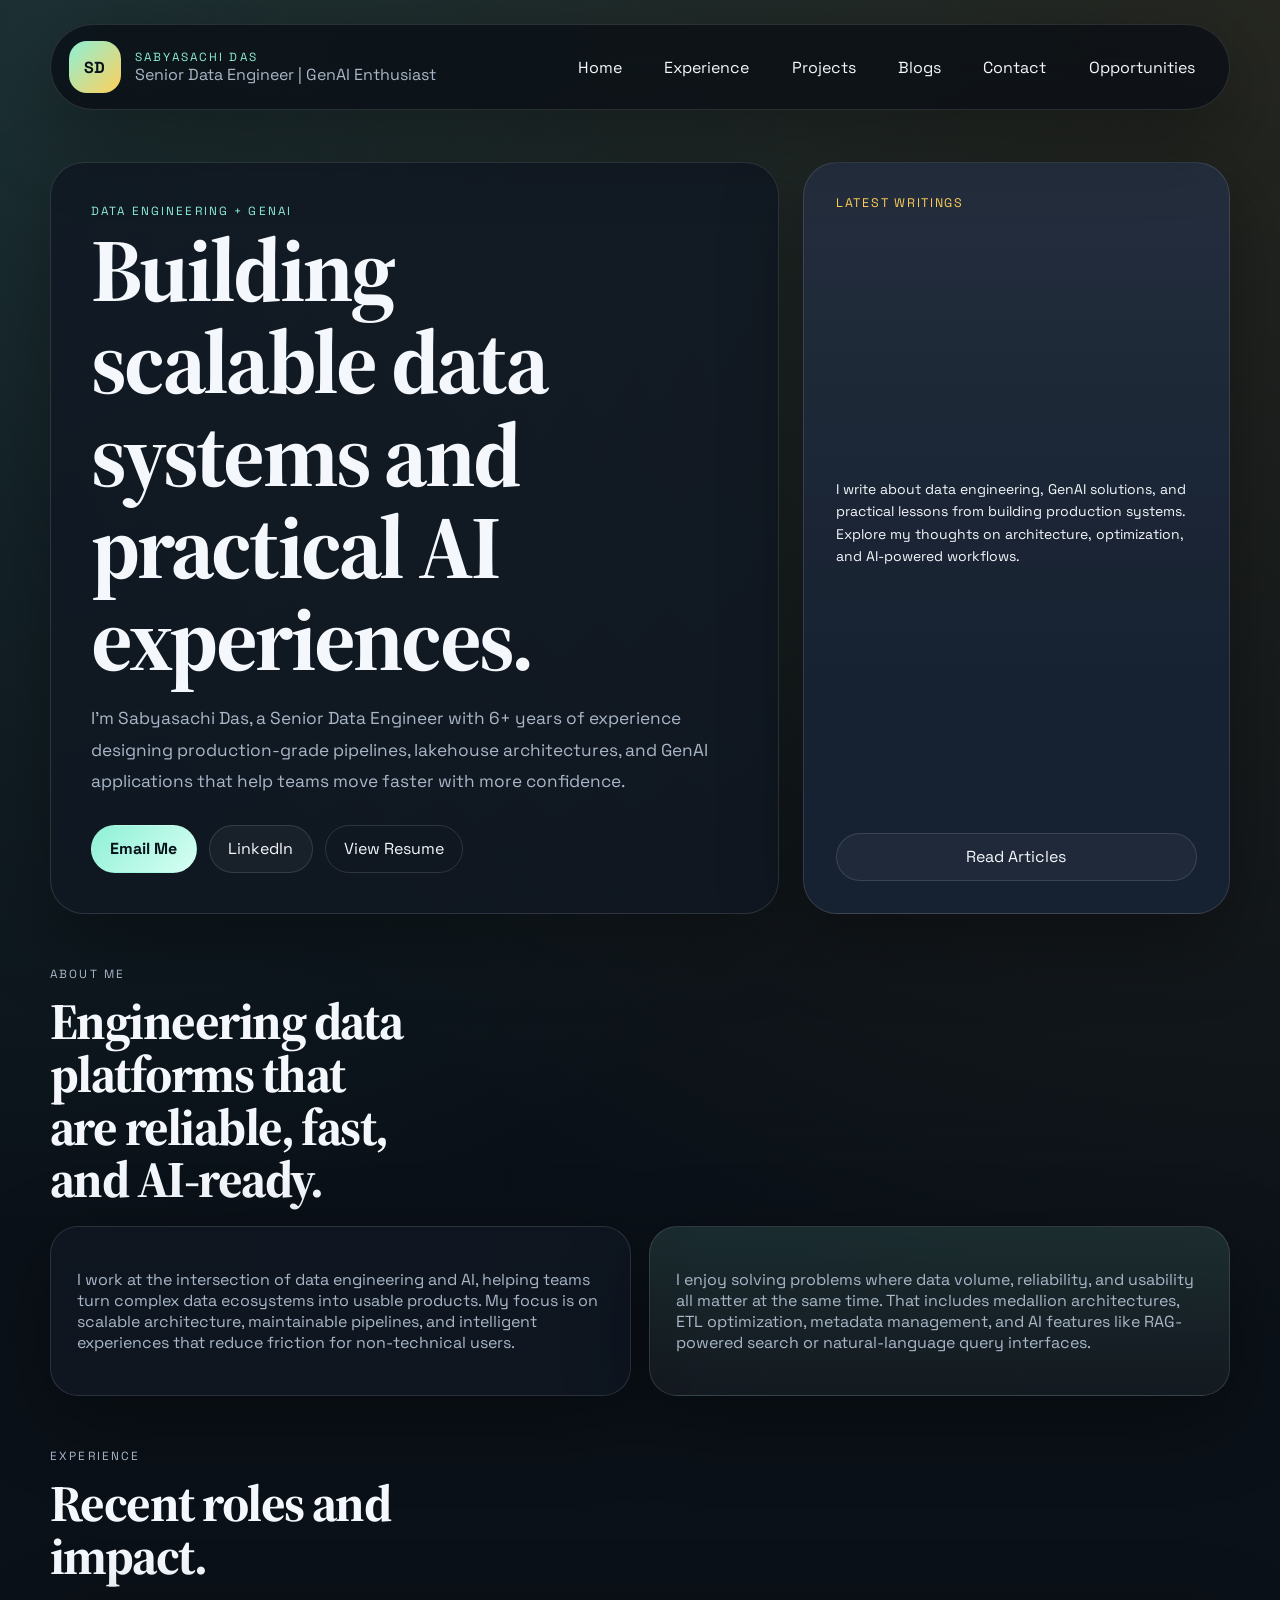
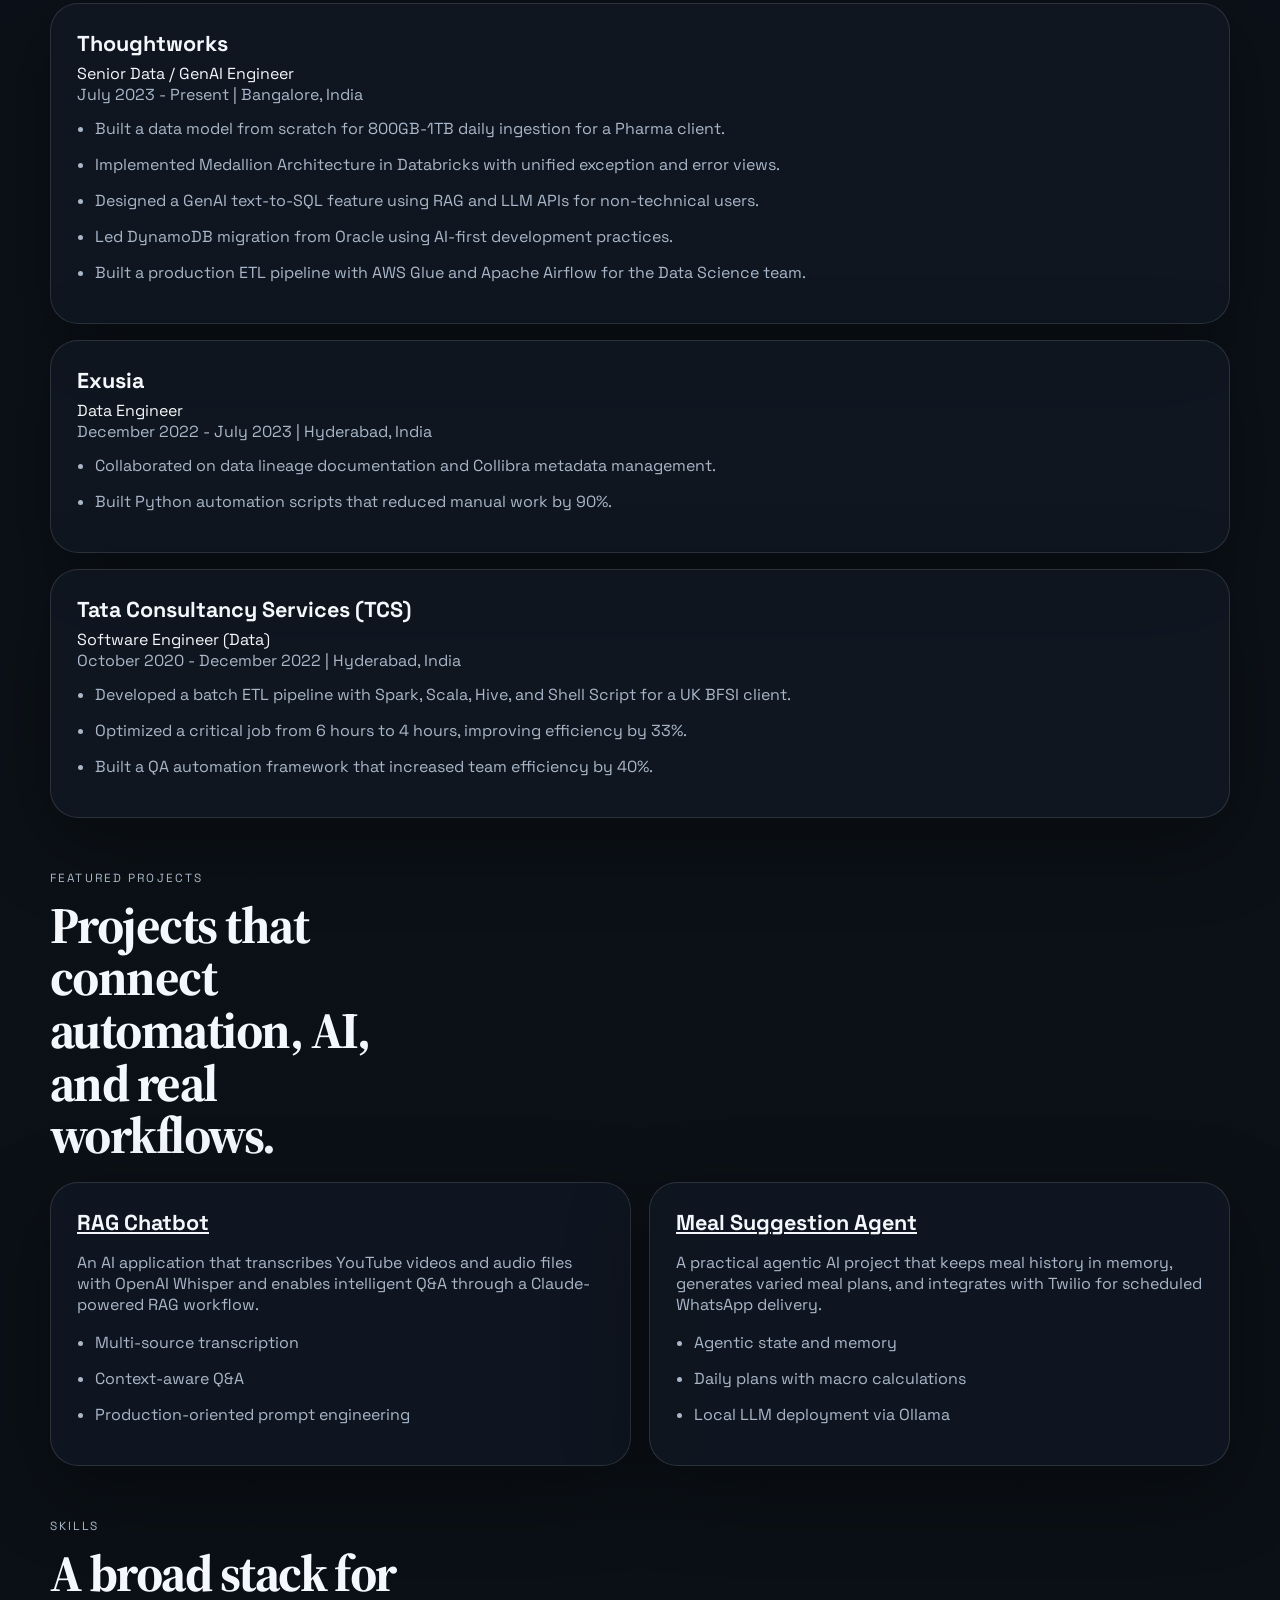
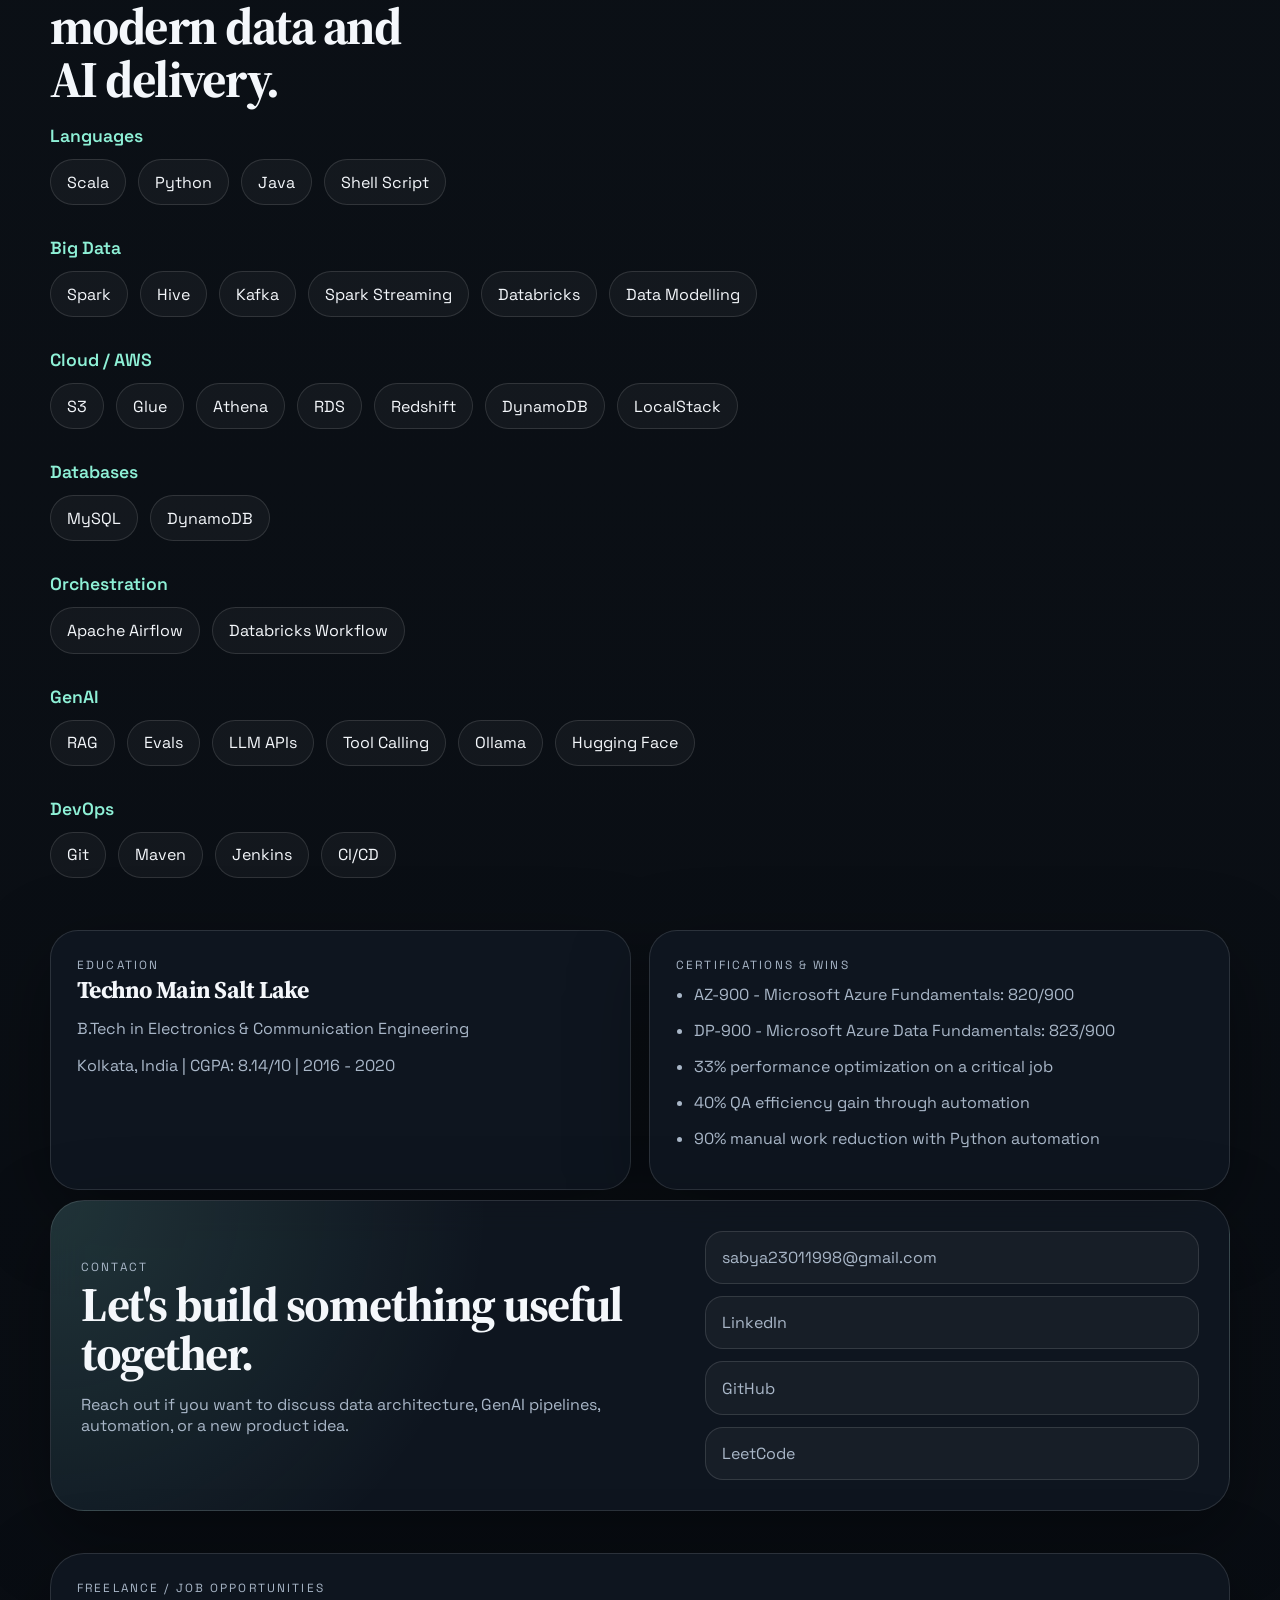
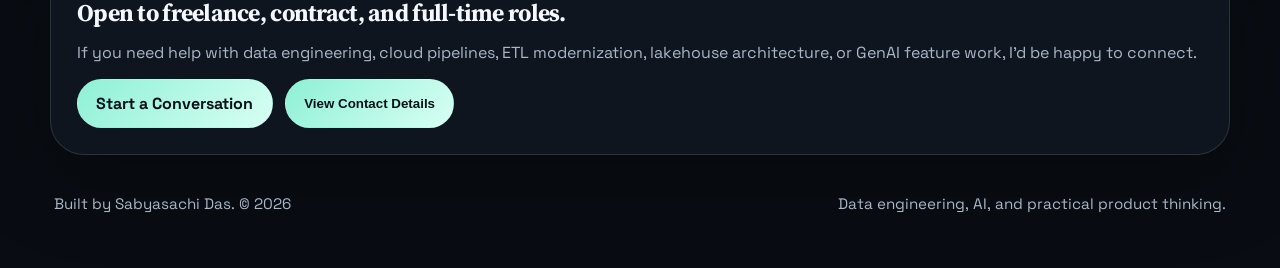
<file: index.html>
<!DOCTYPE html>
<html lang="en">
  <head>
    <meta charset="UTF-8" />
    <meta name="viewport" content="width=device-width, initial-scale=1.0" />
    <meta
      name="description"
      content="Sabyasachi Das - Senior Data Engineer and GenAI enthusiast building scalable data pipelines, lakehouse architectures, and AI-powered products."
    />
    <title>Sabyasachi Das | Senior Data Engineer</title>
    <link rel="preconnect" href="https://fonts.googleapis.com" />
    <link rel="preconnect" href="https://fonts.gstatic.com" crossorigin />
    <link
      href="https://fonts.googleapis.com/css2?family=Space+Grotesk:wght@400;500;700&family=Source+Serif+4:opsz,wght@8..60,500;8..60,600;8..60,700&display=swap"
      rel="stylesheet"
    />
    <link rel="stylesheet" href="styles.css" />
  </head>
  <body>
    <a class="skip-link" href="#main">Skip to content</a>

    <div class="page-shell">
      <header class="site-header">
        <div class="brand">
          <div class="brand-mark">SD</div>
          <div>
            <p class="eyebrow">Sabyasachi Das</p>
            <p class="brand-subtitle">Senior Data Engineer | GenAI Enthusiast</p>
          </div>
        </div>

        <nav class="site-nav" aria-label="Primary">
          <a href="#" id="homeLink">Home</a>
          <a href="#experience">Experience</a>
          <a href="#projects">Projects</a>
          <a href="blogs/index.html">Blogs</a>
          <a href="#contact">Contact</a>
          <a href="#opportunities">Opportunities</a>
        </nav>
      </header>

      <main id="main">
        <section class="hero">
          <div class="hero-copy">
            <p class="eyebrow">Data Engineering + GenAI</p>
            <h1>Building scalable data systems and practical AI experiences.</h1>
            <p class="hero-text">
              I'm Sabyasachi Das, a Senior Data Engineer with 6+ years of
              experience designing production-grade pipelines, lakehouse
              architectures, and GenAI applications that help teams move faster
              with more confidence.
            </p>

            <div class="hero-actions">
              <a class="button primary" href="mailto:sabya23011998@gmail.com">Email Me</a>
              <a
                class="button secondary"
                href="https://www.linkedin.com/in/sabyasachi-das-2a6229159/"
                target="_blank"
                rel="noreferrer"
              >
                LinkedIn
              </a>
              <a class="button ghost" href="SabyasachiDas_Resume.pdf" target="_blank" rel="noreferrer">
                View Resume
              </a>
            </div>
          </div>

          <aside class="hero-card">
            <p class="card-label">Latest Writings</p>
            <p style="margin: 0 0 16px 0; font-size: 14px; line-height: 1.6;">
              I write about data engineering, GenAI solutions, and practical lessons from building production systems. Explore my thoughts on architecture, optimization, and AI-powered workflows.
            </p>
            <a href="blogs/index.html" class="button secondary" style="width: 100%; text-align: center;">Read Articles</a>
          </aside>
        </section>

        <section class="section" id="about">
          <div class="section-heading">
            <p class="eyebrow">About Me</p>
            <h2>Engineering data platforms that are reliable, fast, and AI-ready.</h2>
          </div>

          <div class="about-grid">
            <article class="panel">
              <p>
                I work at the intersection of data engineering and AI, helping
                teams turn complex data ecosystems into usable products. My
                focus is on scalable architecture, maintainable pipelines, and
                intelligent experiences that reduce friction for non-technical
                users.
              </p>
            </article>
            <article class="panel accent">
              <p>
                I enjoy solving problems where data volume, reliability, and
                usability all matter at the same time. That includes medallion
                architectures, ETL optimization, metadata management, and AI
                features like RAG-powered search or natural-language query
                interfaces.
              </p>
            </article>
          </div>
        </section>

        <section class="section" id="experience">
          <div class="section-heading">
            <p class="eyebrow">Experience</p>
            <h2>Recent roles and impact.</h2>
          </div>

          <div class="timeline">
            <article class="timeline-item">
              <div class="timeline-meta">
                <h3>Thoughtworks</h3>
                <p>Senior Data / GenAI Engineer</p>
                <span>July 2023 - Present | Bangalore, India</span>
              </div>
              <ul>
                <li>Built a data model from scratch for 800GB-1TB daily ingestion for a Pharma client.</li>
                <li>Implemented Medallion Architecture in Databricks with unified exception and error views.</li>
                <li>Designed a GenAI text-to-SQL feature using RAG and LLM APIs for non-technical users.</li>
                <li>Led DynamoDB migration from Oracle using AI-first development practices.</li>
                <li>Built a production ETL pipeline with AWS Glue and Apache Airflow for the Data Science team.</li>
              </ul>
            </article>

            <article class="timeline-item">
              <div class="timeline-meta">
                <h3>Exusia</h3>
                <p>Data Engineer</p>
                <span>December 2022 - July 2023 | Hyderabad, India</span>
              </div>
              <ul>
                <li>Collaborated on data lineage documentation and Collibra metadata management.</li>
                <li>Built Python automation scripts that reduced manual work by 90%.</li>
              </ul>
            </article>

            <article class="timeline-item">
              <div class="timeline-meta">
                <h3>Tata Consultancy Services (TCS)</h3>
                <p>Software Engineer (Data)</p>
                <span>October 2020 - December 2022 | Hyderabad, India</span>
              </div>
              <ul>
                <li>Developed a batch ETL pipeline with Spark, Scala, Hive, and Shell Script for a UK BFSI client.</li>
                <li>Optimized a critical job from 6 hours to 4 hours, improving efficiency by 33%.</li>
                <li>Built a QA automation framework that increased team efficiency by 40%.</li>
              </ul>
            </article>
          </div>
        </section>

        <section class="section" id="projects">
          <div class="section-heading">
            <p class="eyebrow">Featured Projects</p>
            <h2>Projects that connect automation, AI, and real workflows.</h2>
          </div>

          <div class="project-grid">
            <article class="project-card">
              <h3><a href="https://github.com/sabya2301/RAG_chatbot" target="_blank" rel="noreferrer">RAG Chatbot</a></h3>
              <p>
                An AI application that transcribes YouTube videos and audio
                files with OpenAI Whisper and enables intelligent Q&A through a
                Claude-powered RAG workflow.
              </p>
              <ul>
                <li>Multi-source transcription</li>
                <li>Context-aware Q&A</li>
                <li>Production-oriented prompt engineering</li>
              </ul>
            </article>

            <article class="project-card">
              <h3><a href="https://github.com/sabya2301/meal_suggestion" target="_blank" rel="noreferrer">Meal Suggestion Agent</a></h3>
              <p>
                A practical agentic AI project that keeps meal history in
                memory, generates varied meal plans, and integrates with Twilio
                for scheduled WhatsApp delivery.
              </p>
              <ul>
                <li>Agentic state and memory</li>
                <li>Daily plans with macro calculations</li>
                <li>Local LLM deployment via Ollama</li>
              </ul>
            </article>
          </div>
        </section>

        <section class="section" id="skills">
          <div class="section-heading">
            <p class="eyebrow">Skills</p>
            <h2>A broad stack for modern data and AI delivery.</h2>
          </div>

          <div class="skills-groups">
            <div class="skill-group">
              <h3 class="skill-category">Languages</h3>
              <div class="chip-grid">
                <span class="chip">Scala</span>
                <span class="chip">Python</span>
                <span class="chip">Java</span>
                <span class="chip">Shell Script</span>
              </div>
            </div>

            <div class="skill-group">
              <h3 class="skill-category">Big Data</h3>
              <div class="chip-grid">
                <span class="chip">Spark</span>
                <span class="chip">Hive</span>
                <span class="chip">Kafka</span>
                <span class="chip">Spark Streaming</span>
                <span class="chip">Databricks</span>
                <span class="chip">Data Modelling</span>
              </div>
            </div>

            <div class="skill-group">
              <h3 class="skill-category">Cloud / AWS</h3>
              <div class="chip-grid">
                <span class="chip">S3</span>
                <span class="chip">Glue</span>
                <span class="chip">Athena</span>
                <span class="chip">RDS</span>
                <span class="chip">Redshift</span>
                <span class="chip">DynamoDB</span>
                <span class="chip">LocalStack</span>
              </div>
            </div>

            <div class="skill-group">
              <h3 class="skill-category">Databases</h3>
              <div class="chip-grid">
                <span class="chip">MySQL</span>
                <span class="chip">DynamoDB</span>
              </div>
            </div>

            <div class="skill-group">
              <h3 class="skill-category">Orchestration</h3>
              <div class="chip-grid">
                <span class="chip">Apache Airflow</span>
                <span class="chip">Databricks Workflow</span>
              </div>
            </div>

            <div class="skill-group">
              <h3 class="skill-category">GenAI</h3>
              <div class="chip-grid">
                <span class="chip">RAG</span>
                <span class="chip">Evals</span>
                <span class="chip">LLM APIs</span>
                <span class="chip">Tool Calling</span>
                <span class="chip">Ollama</span>
                <span class="chip">Hugging Face</span>
              </div>
            </div>

            <div class="skill-group">
              <h3 class="skill-category">DevOps</h3>
              <div class="chip-grid">
                <span class="chip">Git</span>
                <span class="chip">Maven</span>
                <span class="chip">Jenkins</span>
                <span class="chip">CI/CD</span>
              </div>
            </div>
          </div>
        </section>

        <section class="section split" id="education">
          <div class="panel">
            <p class="eyebrow">Education</p>
            <h2>Techno Main Salt Lake</h2>
            <p>B.Tech in Electronics & Communication Engineering</p>
            <p>Kolkata, India | CGPA: 8.14/10 | 2016 - 2020</p>
          </div>
          <div class="panel">
            <p class="eyebrow">Certifications & Wins</p>
            <ul class="stack-list">
              <li>AZ-900 - Microsoft Azure Fundamentals: 820/900</li>
              <li>DP-900 - Microsoft Azure Data Fundamentals: 823/900</li>
              <li>33% performance optimization on a critical job</li>
              <li>40% QA efficiency gain through automation</li>
              <li>90% manual work reduction with Python automation</li>
            </ul>
          </div>
        </section>

        <section class="section contact-band" id="contact">
          <div>
            <p class="eyebrow">Contact</p>
            <h2>Let's build something useful together.</h2>
            <p>
              Reach out if you want to discuss data architecture, GenAI
              pipelines, automation, or a new product idea.
            </p>
          </div>
          <div class="contact-links">
            <a href="mailto:sabya23011998@gmail.com">sabya23011998@gmail.com</a>
            <a href="https://www.linkedin.com/in/sabyasachi-das-2a6229159/" target="_blank" rel="noreferrer">
              LinkedIn
            </a>
            <a href="https://github.com/sabya2301" target="_blank" rel="noreferrer">GitHub</a>
            <a href="https://leetcode.com/user8392Cc/" target="_blank" rel="noreferrer">LeetCode</a>
          </div>
        </section>

        <section class="section opportunities" id="opportunities">
          <div class="panel opportunity-panel">
            <p class="eyebrow">Freelance / Job Opportunities</p>
            <h2>Open to freelance, contract, and full-time roles.</h2>
            <p>
              If you need help with data engineering, cloud pipelines, ETL
              modernization, lakehouse architecture, or GenAI feature work, I'd
              be happy to connect.
            </p>
            <div class="hero-actions">
              <a class="button primary" href="mailto:sabya23011998@gmail.com?subject=Freelance%20or%20Job%20Opportunity">
                Start a Conversation
              </a>
              <button class="button primary" id="viewContactBtn">View Contact Details</button>
            </div>
          </div>
        </section>
      </main>

      <div id="contactModal" class="modal">
        <div class="modal-content">
          <button class="modal-close" id="closeContactBtn">&times;</button>
          <div class="modal-header">
            <p class="eyebrow">Contact Details</p>
            <h2>Get in touch</h2>
          </div>
          <div class="contact-details">
            <div class="detail-item">
              <p class="detail-label">Email</p>
              <a href="mailto:sabya23011998@gmail.com" class="detail-value">sabya23011998@gmail.com</a>
            </div>
            <div class="detail-item">
              <p class="detail-label">Phone</p>
              <a href="tel:+917319470401" class="detail-value">+91 73194 70401</a>
            </div>
          </div>
        </div>
      </div>

      <footer class="site-footer">
        <p>Built by Sabyasachi Das.</p>
        <p>Data engineering, AI, and practical product thinking.</p>
      </footer>
    </div>

    <script src="script.js"></script>
  </body>
</html>
</file>
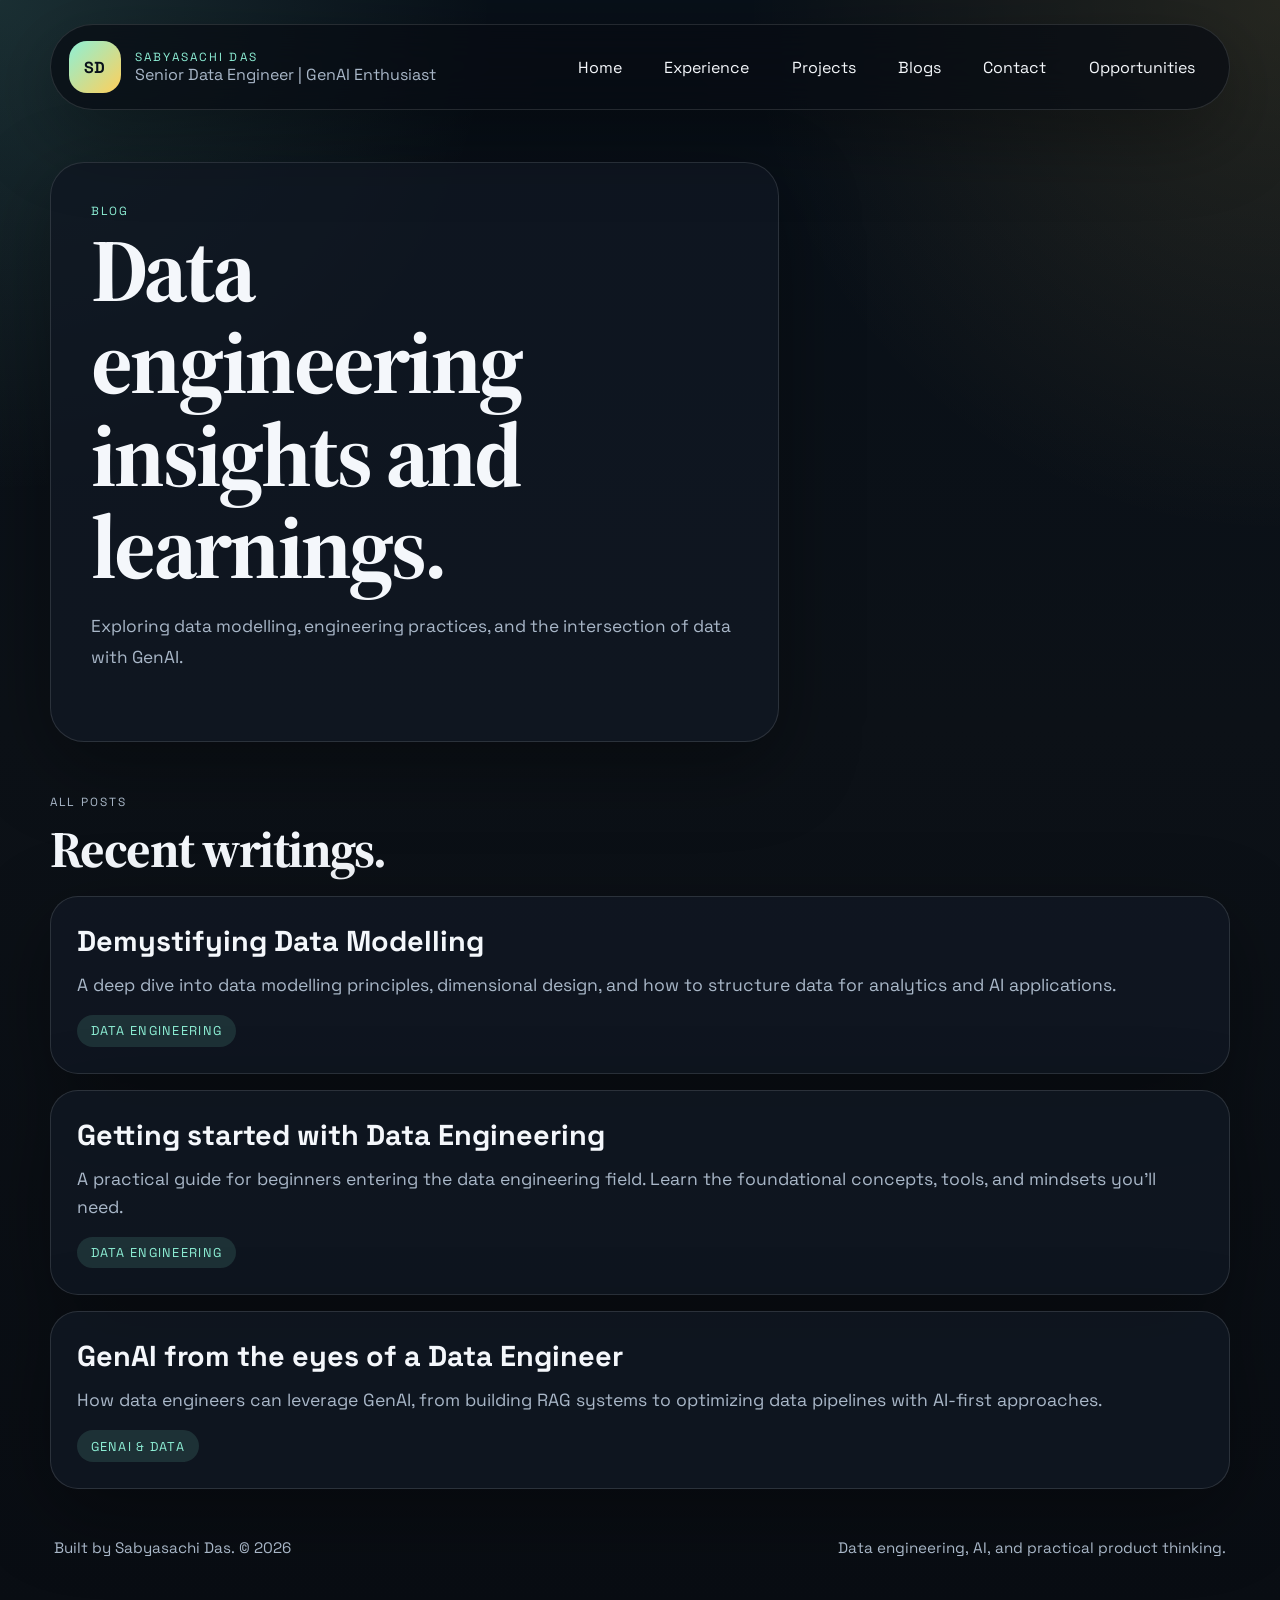
<file: blogs/index.html>
<!DOCTYPE html>
<html lang="en">
  <head>
    <meta charset="UTF-8" />
    <meta name="viewport" content="width=device-width, initial-scale=1.0" />
    <meta
      name="description"
      content="Sabyasachi Das - Blog posts on Data Engineering, Data Modelling, and GenAI"
    />
    <title>Blogs | Sabyasachi Das</title>
    <link rel="preconnect" href="https://fonts.googleapis.com" />
    <link rel="preconnect" href="https://fonts.gstatic.com" crossorigin />
    <link
      href="https://fonts.googleapis.com/css2?family=Space+Grotesk:wght@400;500;700&family=Source+Serif+4:opsz,wght@8..60,500;8..60,600;8..60,700&display=swap"
      rel="stylesheet"
    />
    <link rel="stylesheet" href="../styles.css" />
  </head>
  <body>
    <a class="skip-link" href="#main">Skip to content</a>

    <div class="page-shell">
      <header class="site-header">
        <div class="brand">
          <div class="brand-mark"><a href="../index.html" style="text-decoration: none; color: inherit;">SD</a></div>
          <div>
            <p class="eyebrow">Sabyasachi Das</p>
            <p class="brand-subtitle">Senior Data Engineer | GenAI Enthusiast</p>
          </div>
        </div>

        <nav class="site-nav" aria-label="Primary">
          <a href="../index.html">Home</a>
          <a href="../index.html#experience">Experience</a>
          <a href="../index.html#projects">Projects</a>
          <a href="index.html">Blogs</a>
          <a href="../index.html#contact">Contact</a>
          <a href="../index.html#opportunities">Opportunities</a>
        </nav>
      </header>

      <main id="main">
        <section class="hero">
          <div class="hero-copy">
            <p class="eyebrow">Blog</p>
            <h1>Data engineering insights and learnings.</h1>
            <p class="hero-text">
              Exploring data modelling, engineering practices, and the intersection of data with GenAI.
            </p>
          </div>
        </section>

        <section class="section">
          <div class="section-heading">
            <p class="eyebrow">All Posts</p>
            <h2>Recent writings.</h2>
          </div>

          <div class="blog-list">
            <article class="blog-card">
              <h3><a href="blog-demystifying-data-modelling.html">Demystifying Data Modelling</a></h3>
              <p class="blog-excerpt">
                A deep dive into data modelling principles, dimensional design, and how to structure data for analytics and AI applications.
              </p>
              <span class="blog-date">Data Engineering</span>
            </article>

            <article class="blog-card">
              <h3><a href="blog-getting-started-with-data-engineering.html">Getting started with Data Engineering</a></h3>
              <p class="blog-excerpt">
                A practical guide for beginners entering the data engineering field. Learn the foundational concepts, tools, and mindsets you'll need.
              </p>
              <span class="blog-date">Data Engineering</span>
            </article>

            <article class="blog-card">
              <h3><a href="blog-genai-eyes-of-data-engineer.html">GenAI from the eyes of a Data Engineer</a></h3>
              <p class="blog-excerpt">
                How data engineers can leverage GenAI, from building RAG systems to optimizing data pipelines with AI-first approaches.
              </p>
              <span class="blog-date">GenAI & Data</span>
            </article>
          </div>
        </section>
      </main>

      <footer class="site-footer">
        <p>Built by Sabyasachi Das.</p>
        <p>Data engineering, AI, and practical product thinking.</p>
      </footer>
    </div>

    <script src="../script.js"></script>
  </body>
</html>
</file>
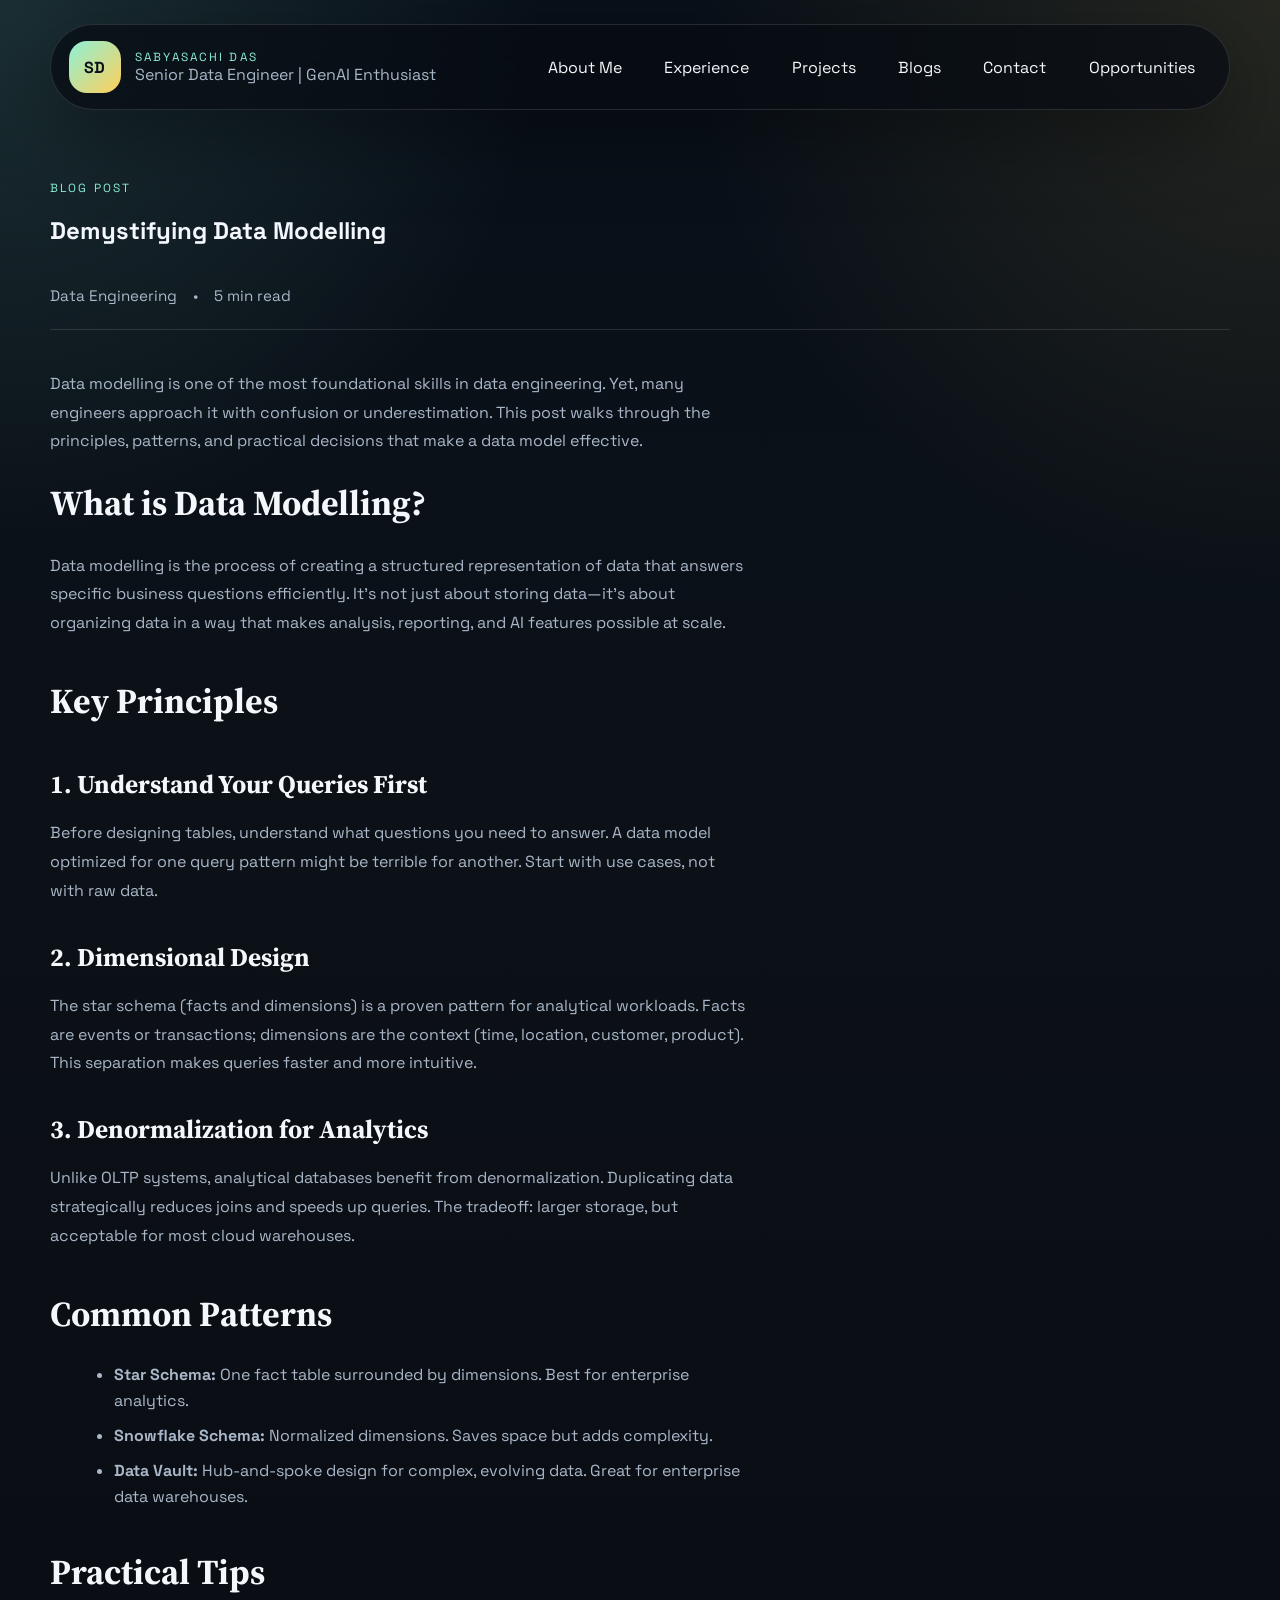
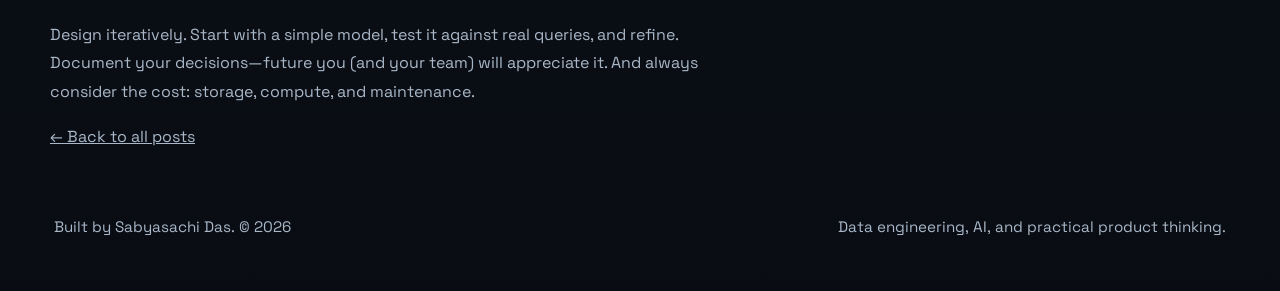
<file: blogs/blog-demystifying-data-modelling.html>
<!DOCTYPE html>
<html lang="en">
  <head>
    <meta charset="UTF-8" />
    <meta name="viewport" content="width=device-width, initial-scale=1.0" />
    <meta
      name="description"
      content="Demystifying Data Modelling - A guide to dimensional design and data structure"
    />
    <title>Demystifying Data Modelling | Sabyasachi Das</title>
    <link rel="preconnect" href="https://fonts.googleapis.com" />
    <link rel="preconnect" href="https://fonts.gstatic.com" crossorigin />
    <link
      href="https://fonts.googleapis.com/css2?family=Space+Grotesk:wght@400;500;700&family=Source+Serif+4:opsz,wght@8..60,500;8..60,600;8..60,700&display=swap"
      rel="stylesheet"
    />
    <link rel="stylesheet" href="../styles.css" />
  </head>
  <body>
    <a class="skip-link" href="#main">Skip to content</a>

    <div class="page-shell">
      <header class="site-header">
        <div class="brand">
          <div class="brand-mark"><a href="../index.html" style="text-decoration: none; color: inherit;">SD</a></div>
          <div>
            <p class="eyebrow">Sabyasachi Das</p>
            <p class="brand-subtitle">Senior Data Engineer | GenAI Enthusiast</p>
          </div>
        </div>

        <nav class="site-nav" aria-label="Primary">
          <a href="../index.html#about">About Me</a>
          <a href="../index.html#experience">Experience</a>
          <a href="../index.html#projects">Projects</a>
          <a href="index.html">Blogs</a>
          <a href="../index.html#contact">Contact</a>
          <a href="../index.html#opportunities">Opportunities</a>
        </nav>
      </header>

      <main id="main">
        <section class="section">
          <div class="blog-header">
            <div>
              <p class="eyebrow">Blog Post</p>
              <h1>Demystifying Data Modelling</h1>
            </div>
            <div class="blog-meta">
              <span>Data Engineering</span>
              <span>•</span>
              <span>5 min read</span>
            </div>
          </div>

          <article class="blog-content">
            <p>
              Data modelling is one of the most foundational skills in data engineering. Yet, many engineers approach it with confusion or underestimation. This post walks through the principles, patterns, and practical decisions that make a data model effective.
            </p>

            <h2>What is Data Modelling?</h2>
            <p>
              Data modelling is the process of creating a structured representation of data that answers specific business questions efficiently. It's not just about storing data—it's about organizing data in a way that makes analysis, reporting, and AI features possible at scale.
            </p>

            <h2>Key Principles</h2>
            <h3>1. Understand Your Queries First</h3>
            <p>
              Before designing tables, understand what questions you need to answer. A data model optimized for one query pattern might be terrible for another. Start with use cases, not with raw data.
            </p>

            <h3>2. Dimensional Design</h3>
            <p>
              The star schema (facts and dimensions) is a proven pattern for analytical workloads. Facts are events or transactions; dimensions are the context (time, location, customer, product). This separation makes queries faster and more intuitive.
            </p>

            <h3>3. Denormalization for Analytics</h3>
            <p>
              Unlike OLTP systems, analytical databases benefit from denormalization. Duplicating data strategically reduces joins and speeds up queries. The tradeoff: larger storage, but acceptable for most cloud warehouses.
            </p>

            <h2>Common Patterns</h2>
            <ul>
              <li><strong>Star Schema:</strong> One fact table surrounded by dimensions. Best for enterprise analytics.</li>
              <li><strong>Snowflake Schema:</strong> Normalized dimensions. Saves space but adds complexity.</li>
              <li><strong>Data Vault:</strong> Hub-and-spoke design for complex, evolving data. Great for enterprise data warehouses.</li>
            </ul>

            <h2>Practical Tips</h2>
            <p>
              Design iteratively. Start with a simple model, test it against real queries, and refine. Document your decisions—future you (and your team) will appreciate it. And always consider the cost: storage, compute, and maintenance.
            </p>

            <p>
              <a href="index.html">← Back to all posts</a>
            </p>
          </article>
        </section>
      </main>

      <footer class="site-footer">
        <p>Built by Sabyasachi Das.</p>
        <p>Data engineering, AI, and practical product thinking.</p>
      </footer>
    </div>

    <script src="../script.js"></script>
  </body>
</html>
</file>
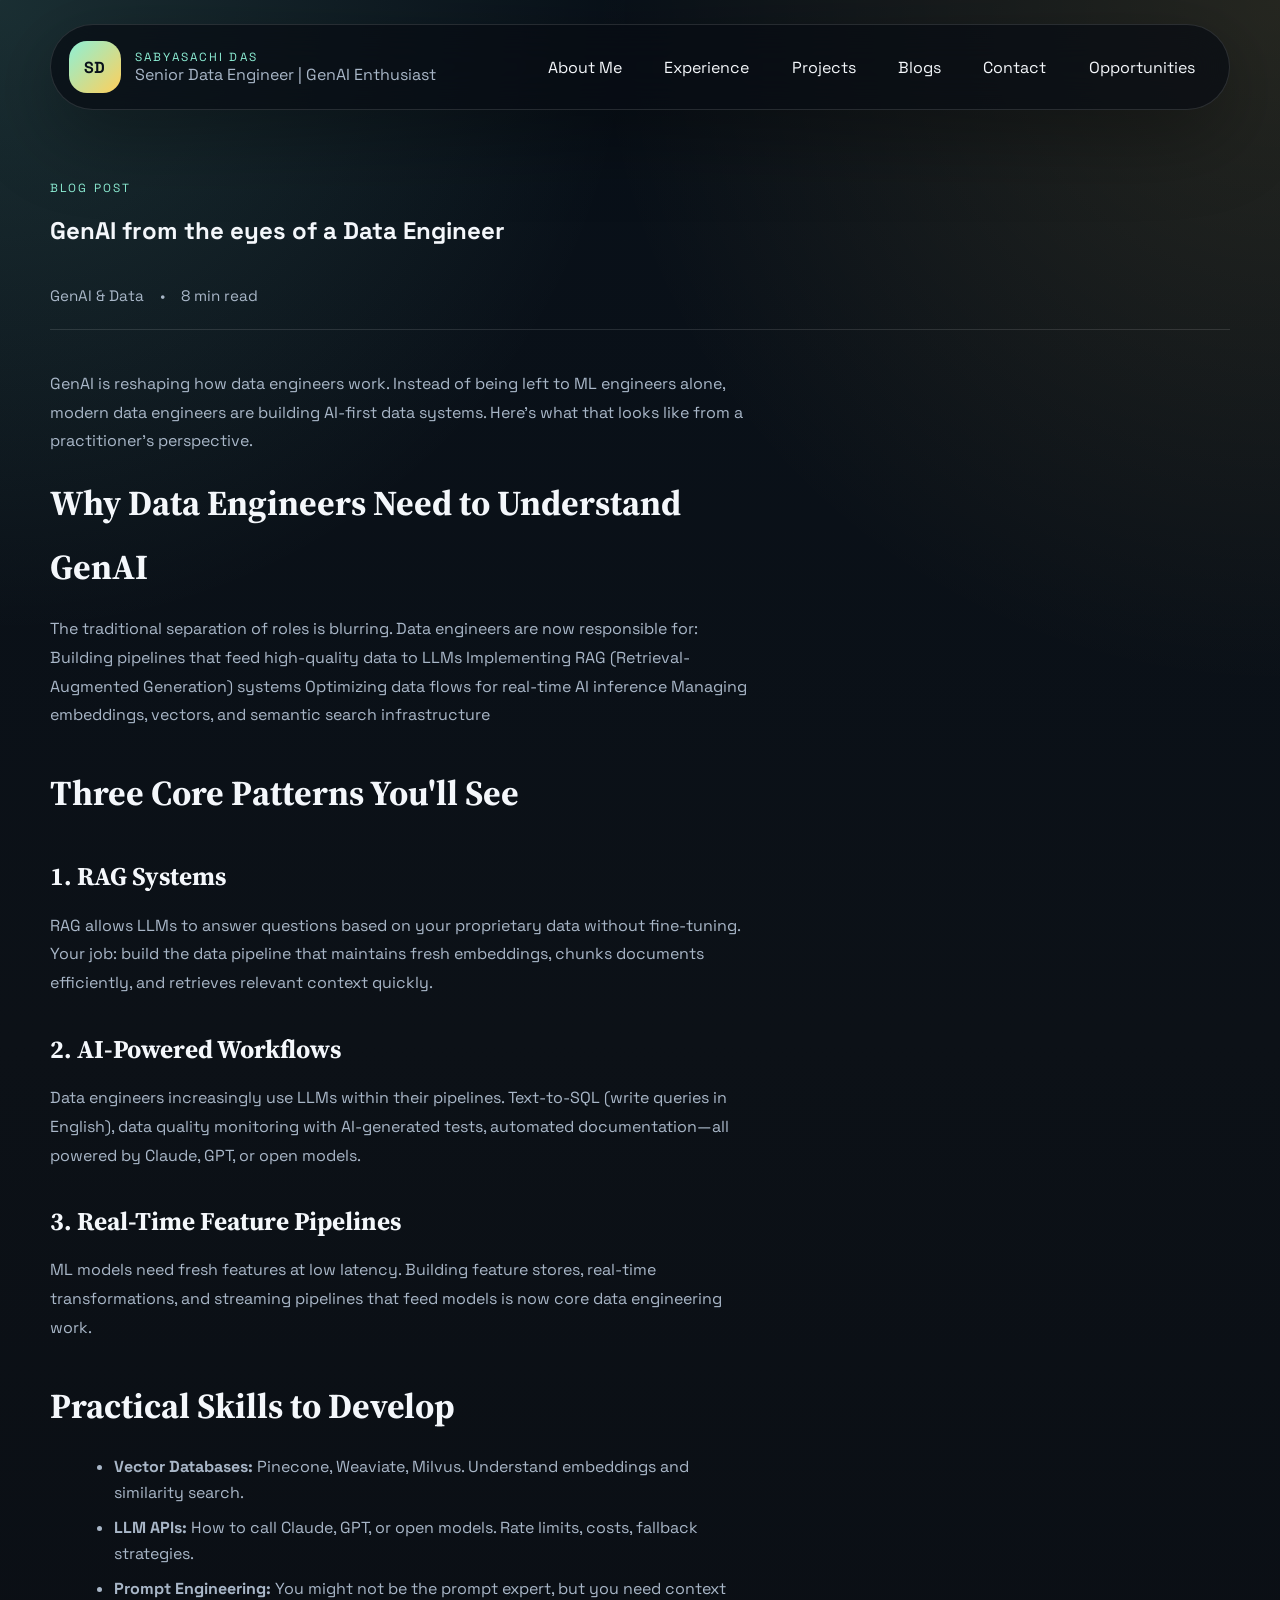
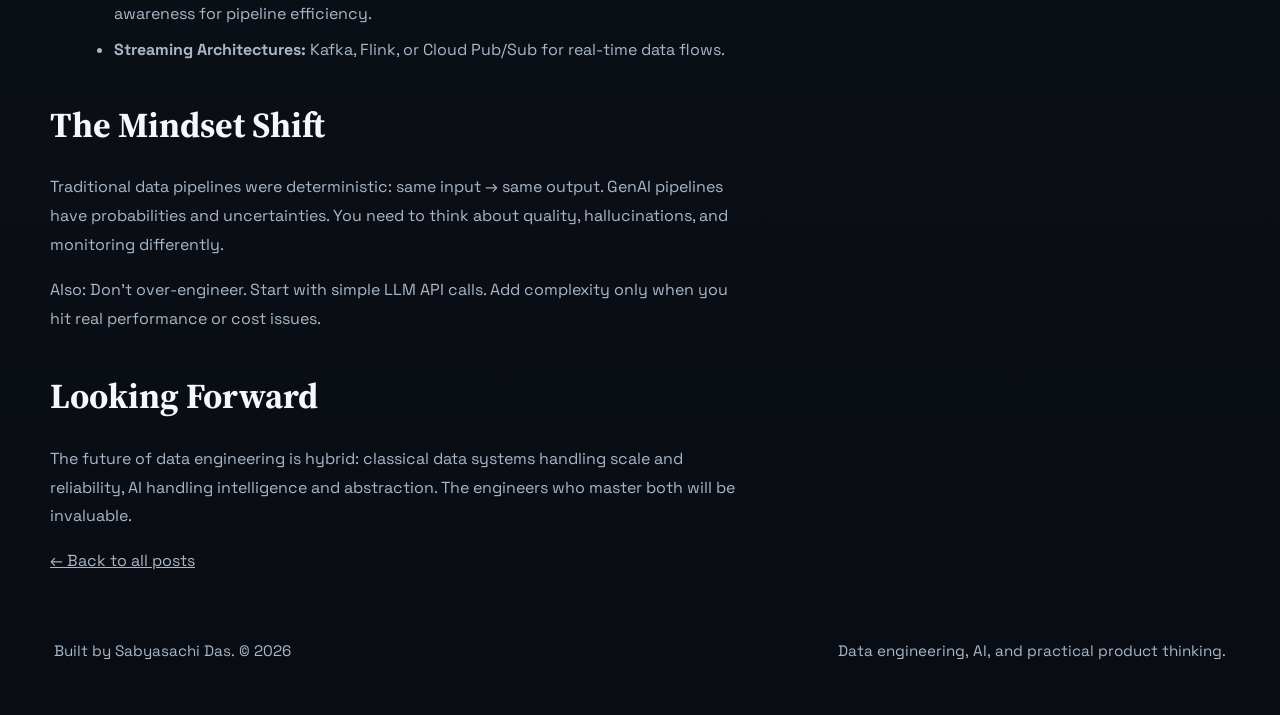
<file: blogs/blog-genai-eyes-of-data-engineer.html>
<!DOCTYPE html>
<html lang="en">
  <head>
    <meta charset="UTF-8" />
    <meta name="viewport" content="width=device-width, initial-scale=1.0" />
    <meta
      name="description"
      content="GenAI from the eyes of a Data Engineer - How to build AI-powered data systems"
    />
    <title>GenAI from the eyes of a Data Engineer | Sabyasachi Das</title>
    <link rel="preconnect" href="https://fonts.googleapis.com" />
    <link rel="preconnect" href="https://fonts.gstatic.com" crossorigin />
    <link
      href="https://fonts.googleapis.com/css2?family=Space+Grotesk:wght@400;500;700&family=Source+Serif+4:opsz,wght@8..60,500;8..60,600;8..60,700&display=swap"
      rel="stylesheet"
    />
    <link rel="stylesheet" href="../styles.css" />
  </head>
  <body>
    <a class="skip-link" href="#main">Skip to content</a>

    <div class="page-shell">
      <header class="site-header">
        <div class="brand">
          <div class="brand-mark"><a href="../index.html" style="text-decoration: none; color: inherit;">SD</a></div>
          <div>
            <p class="eyebrow">Sabyasachi Das</p>
            <p class="brand-subtitle">Senior Data Engineer | GenAI Enthusiast</p>
          </div>
        </div>

        <nav class="site-nav" aria-label="Primary">
          <a href="../index.html#about">About Me</a>
          <a href="../index.html#experience">Experience</a>
          <a href="../index.html#projects">Projects</a>
          <a href="index.html">Blogs</a>
          <a href="../index.html#contact">Contact</a>
          <a href="../index.html#opportunities">Opportunities</a>
        </nav>
      </header>

      <main id="main">
        <section class="section">
          <div class="blog-header">
            <div>
              <p class="eyebrow">Blog Post</p>
              <h1>GenAI from the eyes of a Data Engineer</h1>
            </div>
            <div class="blog-meta">
              <span>GenAI & Data</span>
              <span>•</span>
              <span>8 min read</span>
            </div>
          </div>

          <article class="blog-content">
            <p>
              GenAI is reshaping how data engineers work. Instead of being left to ML engineers alone, modern data engineers are building AI-first data systems. Here's what that looks like from a practitioner's perspective.
            </p>

            <h2>Why Data Engineers Need to Understand GenAI</h2>
            <p>
              The traditional separation of roles is blurring. Data engineers are now responsible for:
              Building pipelines that feed high-quality data to LLMs
              Implementing RAG (Retrieval-Augmented Generation) systems
              Optimizing data flows for real-time AI inference
              Managing embeddings, vectors, and semantic search infrastructure
            </p>

            <h2>Three Core Patterns You'll See</h2>
            <h3>1. RAG Systems</h3>
            <p>
              RAG allows LLMs to answer questions based on your proprietary data without fine-tuning. Your job: build the data pipeline that maintains fresh embeddings, chunks documents efficiently, and retrieves relevant context quickly.
            </p>

            <h3>2. AI-Powered Workflows</h3>
            <p>
              Data engineers increasingly use LLMs within their pipelines. Text-to-SQL (write queries in English), data quality monitoring with AI-generated tests, automated documentation—all powered by Claude, GPT, or open models.
            </p>

            <h3>3. Real-Time Feature Pipelines</h3>
            <p>
              ML models need fresh features at low latency. Building feature stores, real-time transformations, and streaming pipelines that feed models is now core data engineering work.
            </p>

            <h2>Practical Skills to Develop</h2>
            <ul>
              <li><strong>Vector Databases:</strong> Pinecone, Weaviate, Milvus. Understand embeddings and similarity search.</li>
              <li><strong>LLM APIs:</strong> How to call Claude, GPT, or open models. Rate limits, costs, fallback strategies.</li>
              <li><strong>Prompt Engineering:</strong> You might not be the prompt expert, but you need context awareness for pipeline efficiency.</li>
              <li><strong>Streaming Architectures:</strong> Kafka, Flink, or Cloud Pub/Sub for real-time data flows.</li>
            </ul>

            <h2>The Mindset Shift</h2>
            <p>
              Traditional data pipelines were deterministic: same input → same output. GenAI pipelines have probabilities and uncertainties. You need to think about quality, hallucinations, and monitoring differently.
            </p>

            <p>
              Also: Don't over-engineer. Start with simple LLM API calls. Add complexity only when you hit real performance or cost issues.
            </p>

            <h2>Looking Forward</h2>
            <p>
              The future of data engineering is hybrid: classical data systems handling scale and reliability, AI handling intelligence and abstraction. The engineers who master both will be invaluable.
            </p>

            <p>
              <a href="index.html">← Back to all posts</a>
            </p>
          </article>
        </section>
      </main>

      <footer class="site-footer">
        <p>Built by Sabyasachi Das.</p>
        <p>Data engineering, AI, and practical product thinking.</p>
      </footer>
    </div>

    <script src="../script.js"></script>
  </body>
</html>
</file>
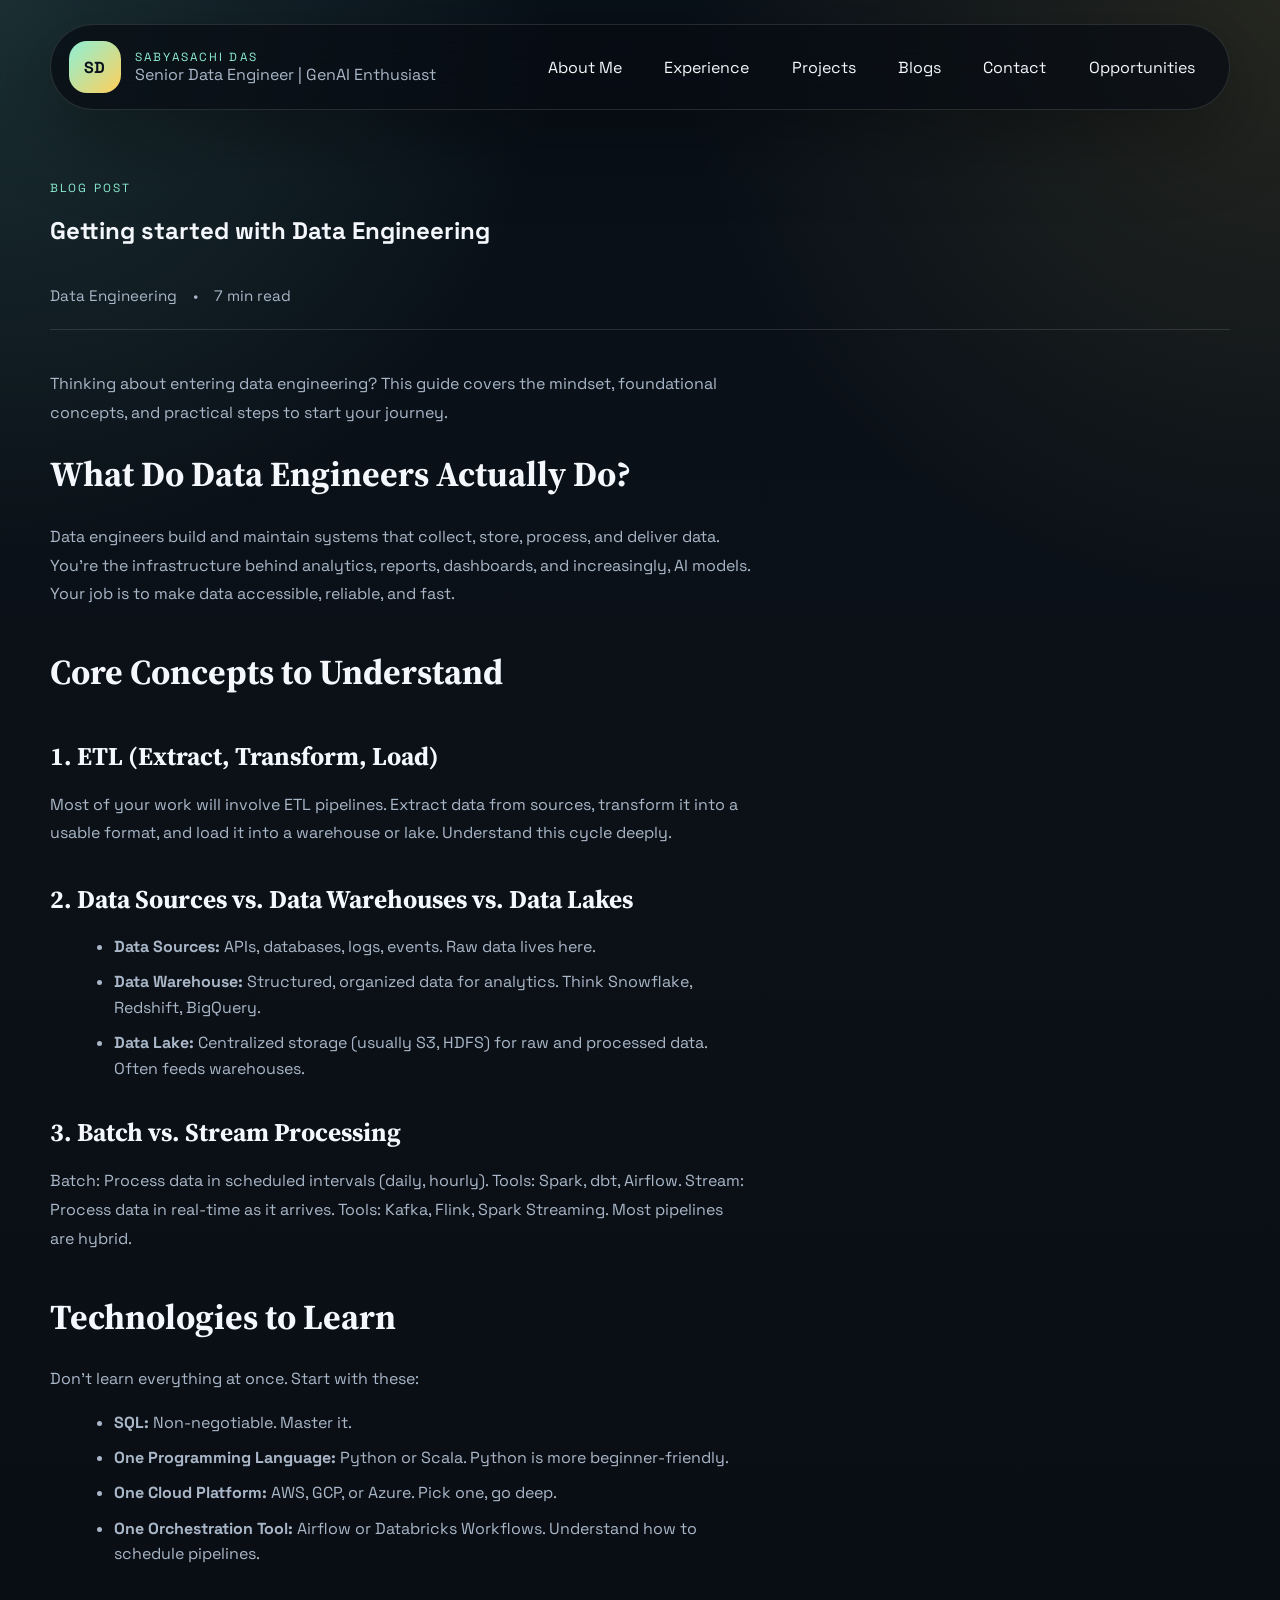
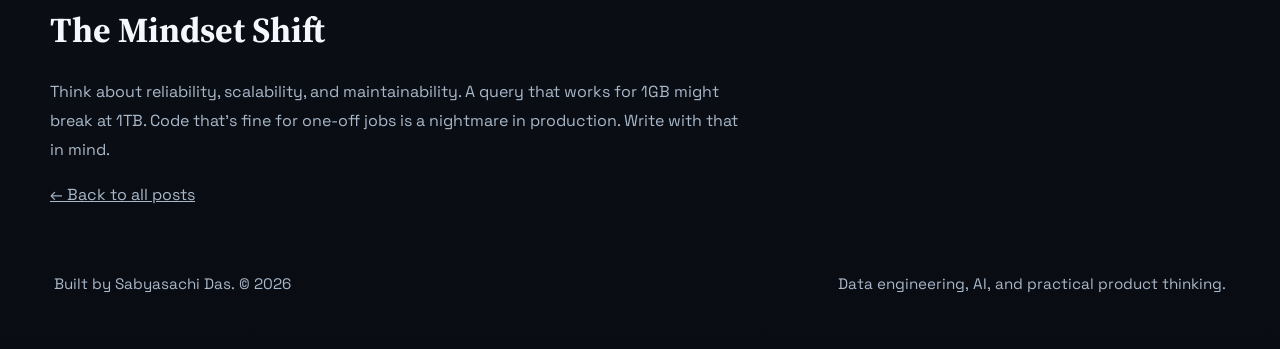
<file: blogs/blog-getting-started-with-data-engineering.html>
<!DOCTYPE html>
<html lang="en">
  <head>
    <meta charset="UTF-8" />
    <meta name="viewport" content="width=device-width, initial-scale=1.0" />
    <meta
      name="description"
      content="Getting started with Data Engineering - A beginner's guide to foundational concepts and tools"
    />
    <title>Getting started with Data Engineering | Sabyasachi Das</title>
    <link rel="preconnect" href="https://fonts.googleapis.com" />
    <link rel="preconnect" href="https://fonts.gstatic.com" crossorigin />
    <link
      href="https://fonts.googleapis.com/css2?family=Space+Grotesk:wght@400;500;700&family=Source+Serif+4:opsz,wght@8..60,500;8..60,600;8..60,700&display=swap"
      rel="stylesheet"
    />
    <link rel="stylesheet" href="../styles.css" />
  </head>
  <body>
    <a class="skip-link" href="#main">Skip to content</a>

    <div class="page-shell">
      <header class="site-header">
        <div class="brand">
          <div class="brand-mark"><a href="../index.html" style="text-decoration: none; color: inherit;">SD</a></div>
          <div>
            <p class="eyebrow">Sabyasachi Das</p>
            <p class="brand-subtitle">Senior Data Engineer | GenAI Enthusiast</p>
          </div>
        </div>

        <nav class="site-nav" aria-label="Primary">
          <a href="../index.html#about">About Me</a>
          <a href="../index.html#experience">Experience</a>
          <a href="../index.html#projects">Projects</a>
          <a href="index.html">Blogs</a>
          <a href="../index.html#contact">Contact</a>
          <a href="../index.html#opportunities">Opportunities</a>
        </nav>
      </header>

      <main id="main">
        <section class="section">
          <div class="blog-header">
            <div>
              <p class="eyebrow">Blog Post</p>
              <h1>Getting started with Data Engineering</h1>
            </div>
            <div class="blog-meta">
              <span>Data Engineering</span>
              <span>•</span>
              <span>7 min read</span>
            </div>
          </div>

          <article class="blog-content">
            <p>
              Thinking about entering data engineering? This guide covers the mindset, foundational concepts, and practical steps to start your journey.
            </p>

            <h2>What Do Data Engineers Actually Do?</h2>
            <p>
              Data engineers build and maintain systems that collect, store, process, and deliver data. You're the infrastructure behind analytics, reports, dashboards, and increasingly, AI models. Your job is to make data accessible, reliable, and fast.
            </p>

            <h2>Core Concepts to Understand</h2>
            <h3>1. ETL (Extract, Transform, Load)</h3>
            <p>
              Most of your work will involve ETL pipelines. Extract data from sources, transform it into a usable format, and load it into a warehouse or lake. Understand this cycle deeply.
            </p>

            <h3>2. Data Sources vs. Data Warehouses vs. Data Lakes</h3>
            <ul>
              <li><strong>Data Sources:</strong> APIs, databases, logs, events. Raw data lives here.</li>
              <li><strong>Data Warehouse:</strong> Structured, organized data for analytics. Think Snowflake, Redshift, BigQuery.</li>
              <li><strong>Data Lake:</strong> Centralized storage (usually S3, HDFS) for raw and processed data. Often feeds warehouses.</li>
            </ul>

            <h3>3. Batch vs. Stream Processing</h3>
            <p>
              Batch: Process data in scheduled intervals (daily, hourly). Tools: Spark, dbt, Airflow.
              Stream: Process data in real-time as it arrives. Tools: Kafka, Flink, Spark Streaming.
              Most pipelines are hybrid.
            </p>

            <h2>Technologies to Learn</h2>
            <p>
              Don't learn everything at once. Start with these:
            </p>
            <ul>
              <li><strong>SQL:</strong> Non-negotiable. Master it.</li>
              <li><strong>One Programming Language:</strong> Python or Scala. Python is more beginner-friendly.</li>
              <li><strong>One Cloud Platform:</strong> AWS, GCP, or Azure. Pick one, go deep.</li>
              <li><strong>One Orchestration Tool:</strong> Airflow or Databricks Workflows. Understand how to schedule pipelines.</li>
            </ul>

            <h2>The Mindset Shift</h2>
            <p>
              Think about reliability, scalability, and maintainability. A query that works for 1GB might break at 1TB. Code that's fine for one-off jobs is a nightmare in production. Write with that in mind.
            </p>

            <p>
              <a href="index.html">← Back to all posts</a>
            </p>
          </article>
        </section>
      </main>

      <footer class="site-footer">
        <p>Built by Sabyasachi Das.</p>
        <p>Data engineering, AI, and practical product thinking.</p>
      </footer>
    </div>

    <script src="../script.js"></script>
  </body>
</html>
</file>
<file: styles.css>
:root {
  --bg: #0c1117;
  --bg-soft: #121a24;
  --panel: rgba(16, 24, 35, 0.82);
  --panel-strong: #162131;
  --text: #f4f7fb;
  --muted: #a9b7c8;
  --line: rgba(255, 255, 255, 0.12);
  --accent: #8ef0d6;
  --accent-2: #ffcf5a;
  --shadow: 0 24px 80px rgba(0, 0, 0, 0.35);
  --radius: 24px;
  --radius-sm: 16px;
}

* {
  box-sizing: border-box;
}

html {
  scroll-behavior: smooth;
}

body {
  margin: 0;
  font-family: "Space Grotesk", sans-serif;
  color: var(--text);
  background:
    radial-gradient(circle at top left, rgba(142, 240, 214, 0.14), transparent 24%),
    radial-gradient(circle at top right, rgba(255, 207, 90, 0.12), transparent 26%),
    linear-gradient(180deg, #081019 0%, #0c1117 45%, #090d13 100%);
  min-height: 100vh;
}

body::before {
  content: "";
  position: fixed;
  inset: 0;
  pointer-events: none;
  background-image:
    linear-gradient(rgba(255, 255, 255, 0.025) 1px, transparent 1px),
    linear-gradient(90deg, rgba(255, 255, 255, 0.025) 1px, transparent 1px);
  background-size: 48px 48px;
  mask-image: linear-gradient(180deg, rgba(0, 0, 0, 0.65), transparent 90%);
  opacity: 0.35;
}

a {
  color: inherit;
}

.skip-link {
  position: absolute;
  left: -999px;
  top: 12px;
  z-index: 1000;
  padding: 0.8rem 1rem;
  border-radius: 999px;
  background: var(--accent);
  color: #081019;
  text-decoration: none;
}

.skip-link:focus {
  left: 12px;
}

.page-shell {
  width: min(1180px, calc(100% - 32px));
  margin: 0 auto;
  padding: 24px 0 40px;
  position: relative;
  z-index: 1;
}

.site-header,
.hero,
.section,
.site-footer {
  animation: fadeUp 0.7s ease both;
}

.site-header {
  display: flex;
  justify-content: space-between;
  align-items: center;
  gap: 20px;
  position: sticky;
  top: 16px;
  z-index: 20;
  margin-bottom: 28px;
  padding: 16px 18px;
  border: 1px solid var(--line);
  border-radius: 999px;
  background: rgba(7, 12, 18, 0.72);
  backdrop-filter: blur(20px);
  box-shadow: var(--shadow);
}

.brand {
  display: flex;
  align-items: center;
  gap: 14px;
  min-width: 0;
}

.brand-mark {
  width: 52px;
  height: 52px;
  border-radius: 18px;
  display: grid;
  place-items: center;
  background: linear-gradient(135deg, var(--accent), var(--accent-2));
  color: #09111b;
  font-weight: 700;
  letter-spacing: 0.06em;
}

.eyebrow {
  margin: 0 0 6px;
  text-transform: uppercase;
  letter-spacing: 0.18em;
  font-size: 0.74rem;
  color: var(--accent);
}

.brand-subtitle,
.section-heading p,
.hero-text,
.timeline-meta span,
.panel p,
.project-card p,
.site-footer,
.contact-band p,
.contact-links a {
  color: var(--muted);
}

.brand p {
  margin: 0;
}

.site-nav {
  display: flex;
  flex-wrap: wrap;
  justify-content: flex-end;
  gap: 10px;
}

.site-nav a {
  text-decoration: none;
  padding: 0.65rem 0.95rem;
  border: 1px solid transparent;
  border-radius: 999px;
  color: var(--text);
  transition: 180ms ease;
}

.site-nav a:hover,
.site-nav a:focus-visible {
  border-color: var(--line);
  background: rgba(255, 255, 255, 0.04);
  outline: none;
}

.hero {
  display: grid;
  grid-template-columns: minmax(0, 1.45fr) minmax(300px, 0.85fr);
  gap: 24px;
  align-items: stretch;
  padding: 24px 0 10px;
}

.hero-copy,
.hero-card,
.panel,
.project-card,
.timeline-item,
.contact-band,
.opportunity-panel {
  border: 1px solid var(--line);
  background: var(--panel);
  backdrop-filter: blur(18px);
  box-shadow: var(--shadow);
}

.hero-copy {
  border-radius: 34px;
  padding: 40px;
}

.hero h1,
.section-heading h2,
.panel h2,
.contact-band h2,
.opportunity-panel h2 {
  margin: 0;
  font-family: "Source Serif 4", serif;
  line-height: 1.03;
  letter-spacing: -0.03em;
}

.hero h1 {
  font-size: clamp(3rem, 7vw, 5.7rem);
  max-width: 11ch;
  margin-bottom: 18px;
}

.hero-text {
  font-size: 1.08rem;
  line-height: 1.8;
  max-width: 62ch;
  margin: 0 0 28px;
}

.hero-actions {
  display: flex;
  flex-wrap: wrap;
  gap: 12px;
}

.button {
  display: inline-flex;
  align-items: center;
  justify-content: center;
  min-height: 48px;
  padding: 0.8rem 1.15rem;
  border-radius: 999px;
  text-decoration: none;
  border: 1px solid var(--line);
  transition: transform 180ms ease, background 180ms ease, border-color 180ms ease;
  cursor: pointer;
}

.button:hover,
.button:focus-visible {
  transform: translateY(-1px);
  outline: none;
}

.button.primary {
  background: linear-gradient(135deg, var(--accent), #d8fff3);
  color: #071119;
  border-color: transparent;
  font-weight: 700;
}

.button.secondary {
  background: rgba(255, 255, 255, 0.04);
}

.button.ghost {
  background: transparent;
}

.hero-card {
  border-radius: 34px;
  padding: 32px;
  display: flex;
  flex-direction: column;
  justify-content: space-between;
  background:
    linear-gradient(180deg, rgba(255, 255, 255, 0.06), transparent 70%),
    var(--panel-strong);
}

.card-label {
  margin: 0 0 18px;
  color: var(--accent-2);
  text-transform: uppercase;
  letter-spacing: 0.14em;
  font-size: 0.78rem;
}

.quick-facts,
.stack-list,
.timeline-item ul,
.project-card ul {
  margin: 0;
  padding-left: 1.1rem;
}

.quick-facts li,
.stack-list li,
.timeline-item li,
.project-card li {
  margin: 0.7rem 0;
  line-height: 1.55;
  color: var(--muted);
}

.section {
  padding: 42px 0 10px;
}

.section-heading {
  display: grid;
  gap: 8px;
  margin-bottom: 20px;
}

.section-heading h2 {
  font-size: clamp(2rem, 4vw, 3.25rem);
  max-width: 14ch;
}

.about-grid,
.project-grid,
.split {
  display: grid;
  gap: 18px;
}

.about-grid {
  grid-template-columns: repeat(2, minmax(0, 1fr));
}

.panel {
  border-radius: 28px;
  padding: 26px;
}

.panel.accent {
  background: linear-gradient(180deg, rgba(142, 240, 214, 0.12), rgba(255, 255, 255, 0.04));
}

.timeline {
  display: grid;
  gap: 16px;
}

.timeline-item {
  border-radius: 28px;
  padding: 26px;
}

.timeline-meta {
  margin-bottom: 12px;
}

.timeline-meta h3,
.project-card h3 {
  margin: 0 0 6px;
  font-size: 1.35rem;
}

.timeline-meta p,
.timeline-meta span {
  margin: 0;
}

.project-grid {
  grid-template-columns: repeat(2, minmax(0, 1fr));
}

.project-card {
  border-radius: 28px;
  padding: 26px;
}

.skills-groups {
  display: grid;
  gap: 32px;
}

.skill-group {
  display: grid;
  gap: 12px;
}

.skill-category {
  margin: 0;
  font-size: 1.1rem;
  font-weight: 600;
  color: var(--accent);
  text-transform: capitalize;
}

.chip-grid {
  display: flex;
  flex-wrap: wrap;
  gap: 12px;
}

.chip {
  border: 1px solid var(--line);
  border-radius: 999px;
  padding: 0.72rem 1rem;
  background: rgba(255, 255, 255, 0.04);
  color: var(--text);
}

.split {
  grid-template-columns: repeat(2, minmax(0, 1fr));
}

.contact-band {
  display: grid;
  grid-template-columns: minmax(0, 1.1fr) minmax(260px, 0.9fr);
  gap: 20px;
  align-items: center;
  border-radius: 34px;
  padding: 30px;
  background:
    radial-gradient(circle at top left, rgba(142, 240, 214, 0.14), transparent 36%),
    var(--panel);
}

.contact-band h2 {
  font-size: clamp(2rem, 4vw, 3rem);
  margin-bottom: 10px;
}

.contact-links {
  display: grid;
  gap: 12px;
}

.contact-links a {
  text-decoration: none;
  padding: 0.95rem 1rem;
  border-radius: 18px;
  border: 1px solid var(--line);
  background: rgba(255, 255, 255, 0.04);
}

.contact-links a:hover,
.contact-links a:focus-visible {
  color: var(--text);
  border-color: rgba(142, 240, 214, 0.4);
  outline: none;
}

.opportunities {
  padding-bottom: 0;
}

.opportunity-panel {
  border-radius: 34px;
}

.site-footer {
  display: flex;
  justify-content: space-between;
  flex-wrap: wrap;
  gap: 12px;
  padding: 24px 4px 0;
  font-size: 0.95rem;
}

.blog-list {
  display: grid;
  gap: 16px;
}

.blog-card {
  border: 1px solid var(--line);
  background: var(--panel);
  backdrop-filter: blur(18px);
  box-shadow: var(--shadow);
  border-radius: 28px;
  padding: 26px;
  transition: transform 180ms ease, border-color 180ms ease;
}

.blog-card:hover {
  transform: translateY(-2px);
  border-color: rgba(142, 240, 214, 0.4);
}

.blog-card h3 {
  margin: 0 0 12px;
  font-size: 1.8rem;
}

.blog-card h3 a {
  text-decoration: none;
  color: var(--text);
  transition: color 180ms ease;
}

.blog-card h3 a:hover,
.blog-card h3 a:focus-visible {
  color: var(--accent);
  outline: none;
}

.blog-excerpt {
  margin: 0 0 16px;
  color: var(--muted);
  line-height: 1.6;
  font-size: 1.1rem;
}

.blog-date {
  display: inline-block;
  background: rgba(142, 240, 214, 0.12);
  color: var(--accent);
  padding: 0.45rem 0.85rem;
  border-radius: 999px;
  font-size: 0.8rem;
  text-transform: uppercase;
  letter-spacing: 0.1em;
}

.blog-content {
  line-height: 1.8;
  max-width: 70ch;
}

.blog-content h2 {
  font-family: "Source Serif 4", serif;
  font-size: 2.2rem;
  margin-top: 32px;
  margin-bottom: 16px;
}

.blog-content h2:first-of-type {
  margin-top: 0;
}

.blog-content h3 {
  font-family: "Source Serif 4", serif;
  font-size: 1.6rem;
  margin-top: 28px;
  margin-bottom: 12px;
}

.blog-content p {
  margin: 0 0 16px;
  color: var(--muted);
}

.blog-content ul,
.blog-content ol {
  margin: 0 0 16px 1.5rem;
  color: var(--muted);
}

.blog-content li {
  margin: 0.6rem 0;
  line-height: 1.6;
}

.blog-content code {
  background: rgba(255, 255, 255, 0.04);
  padding: 0.25em 0.5em;
  border-radius: 4px;
  font-family: monospace;
  font-size: 0.95em;
}

.blog-header {
  display: grid;
  gap: 20px;
  margin-bottom: 40px;
  padding-bottom: 24px;
  border-bottom: 1px solid var(--line);
}

.blog-meta {
  display: flex;
  gap: 16px;
  flex-wrap: wrap;
  color: var(--muted);
  font-size: 0.95rem;
}

.modal {
  display: none;
  position: fixed;
  inset: 0;
  background: rgba(0, 0, 0, 0.6);
  z-index: 100;
  align-items: center;
  justify-content: center;
  animation: fadeIn 0.3s ease;
}

.modal.active {
  display: flex;
}

.modal-content {
  background: var(--panel);
  border: 1px solid var(--line);
  border-radius: 28px;
  padding: 40px;
  position: relative;
  max-width: 500px;
  width: 90%;
  animation: slideUp 0.3s ease;
  box-shadow: var(--shadow);
}

.modal-close {
  position: absolute;
  top: 20px;
  right: 20px;
  background: none;
  border: none;
  color: var(--muted);
  font-size: 2rem;
  cursor: pointer;
  padding: 0;
  width: 40px;
  height: 40px;
  display: flex;
  align-items: center;
  justify-content: center;
  transition: color 180ms ease;
}

.modal-close:hover,
.modal-close:focus {
  color: var(--text);
  outline: none;
}

.modal-header {
  margin-bottom: 32px;
}

.modal-header h2 {
  margin: 0;
  font-family: "Source Serif 4", serif;
  font-size: 2rem;
  line-height: 1.2;
  letter-spacing: -0.03em;
}

.contact-details {
  display: grid;
  gap: 24px;
}

.detail-item {
  display: grid;
  gap: 8px;
}

.detail-label {
  margin: 0;
  font-size: 0.85rem;
  text-transform: uppercase;
  letter-spacing: 0.15em;
  color: var(--accent);
}

.detail-value {
  text-decoration: none;
  font-size: 1.15rem;
  color: var(--text);
  transition: color 180ms ease;
}

.detail-value:hover,
.detail-value:focus {
  color: var(--accent);
  outline: none;
}

@keyframes fadeIn {
  from {
    opacity: 0;
  }
  to {
    opacity: 1;
  }
}

@keyframes slideUp {
  from {
    opacity: 0;
    transform: translateY(20px);
  }
  to {
    opacity: 1;
    transform: translateY(0);
  }
}

@keyframes fadeUp {
  from {
    opacity: 0;
    transform: translateY(16px);
  }
  to {
    opacity: 1;
    transform: translateY(0);
  }
}

@media (max-width: 960px) {
  .site-header,
  .hero,
  .about-grid,
  .project-grid,
  .split,
  .contact-band {
    grid-template-columns: 1fr;
    display: grid;
  }

  .site-header {
    border-radius: 28px;
    position: static;
  }

  .site-nav {
    justify-content: flex-start;
  }

  .hero-copy,
  .hero-card,
  .panel,
  .timeline-item,
  .project-card,
  .contact-band,
  .opportunity-panel {
    padding: 22px;
    border-radius: 24px;
  }
}

@media (max-width: 640px) {
  .page-shell {
    width: min(100% - 20px, 1180px);
    padding-top: 12px;
  }

  .hero h1 {
    font-size: clamp(2.6rem, 14vw, 4rem);
  }

  .hero-copy {
    padding: 24px 20px;
  }

  .site-header {
    gap: 14px;
    padding: 14px;
  }

  .brand-mark {
    width: 46px;
    height: 46px;
    border-radius: 16px;
  }
}
</file>
